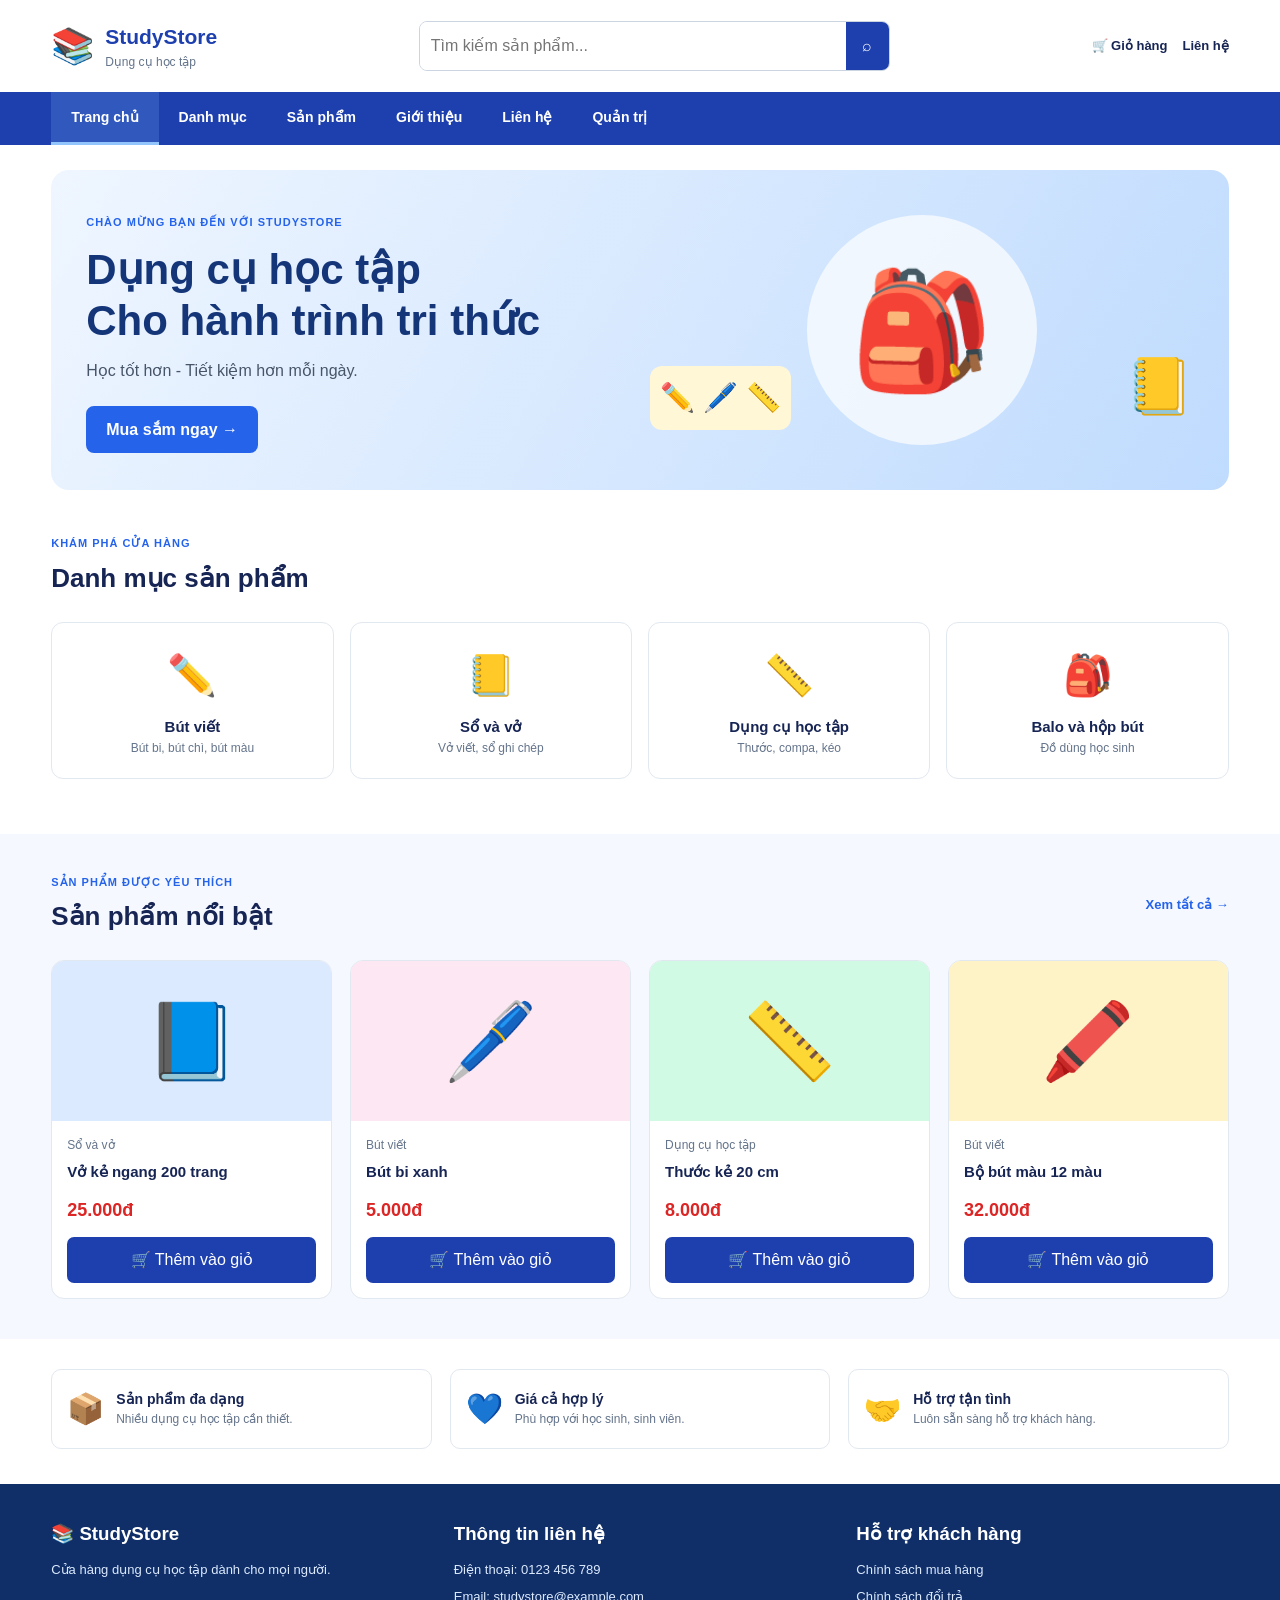
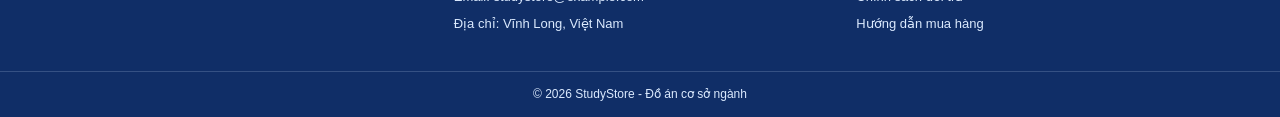
<file: index.html>
<!DOCTYPE html>
<html lang="vi">
<head>
    <meta charset="UTF-8">
    <meta name="viewport" content="width=device-width, initial-scale=1.0">
    <title>StudyStore - Dụng cụ học tập</title>
    <link rel="stylesheet" href="giaodiencuahang.css">
</head>
<body>

    <!-- PHAN DAU TRANG -->
    <header>
        <div class="header container">
            <a href="index.html" class="logo">
                <span class="logo-icon">📚</span>
                <span>
                    <strong>StudyStore</strong>
                    <small>Dụng cụ học tập</small>
                </span>
            </a>

            <form class="search">
                <input type="search" placeholder="Tìm kiếm sản phẩm...">
                <button type="submit">⌕</button>
            </form>

            <div class="header-right">
                <a href="#giohang">🛒 Giỏ hàng</a>
                <a href="#lienhe">Liên hệ</a>
            </div>
        </div>

        <!-- MENU NGANG -->
        <nav class="navbar">
            <div class="container">
                <ul>
                    <li><a class="active" href="index.html">Trang chủ</a></li>
                    <li><a href="#danhmuc">Danh mục</a></li>
                    <li><a href="#sanpham">Sản phẩm</a></li>
                    <li><a href="#gioithieu">Giới thiệu</a></li>
                    <li><a href="#lienhe">Liên hệ</a></li>
                    <li><a href="indexqt.html">Quản trị</a></li>
                </ul>
            </div>
        </nav>
    </header>

    <!-- BANNER -->
    <main>
        <section class="banner container">
            <div class="banner-content">
                <span class="label">CHÀO MỪNG BẠN ĐẾN VỚI STUDYSTORE</span>
                <h1>Dụng cụ học tập<br>Cho hành trình tri thức</h1>
                <p>Học tốt hơn - Tiết kiệm hơn mỗi ngày.</p>
                <a href="#sanpham" class="btn">Mua sắm ngay →</a>
            </div>

            <div class="banner-image">
                <div class="circle"></div>
                <span class="school-icon">🎒</span>
                <span class="pencil-icon">✏️ 🖊️ 📏</span>
                <span class="book-icon">📒</span>
            </div>
        </section>

        <!-- DANH MUC -->
        <section class="container section" id="danhmuc">
            <div class="section-title">
                <div>
                    <p class="label">KHÁM PHÁ CỬA HÀNG</p>
                    <h2>Danh mục sản phẩm</h2>
                </div>
            </div>

            <div class="category-grid">
                <a href="#sanpham" class="category">
                    <span>✏️</span>
                    <h3>Bút viết</h3>
                    <p>Bút bi, bút chì, bút màu</p>
                </a>

                <a href="#sanpham" class="category">
                    <span>📒</span>
                    <h3>Sổ và vở</h3>
                    <p>Vở viết, sổ ghi chép</p>
                </a>

                <a href="#sanpham" class="category">
                    <span>📏</span>
                    <h3>Dụng cụ học tập</h3>
                    <p>Thước, compa, kéo</p>
                </a>

                <a href="#sanpham" class="category">
                    <span>🎒</span>
                    <h3>Balo và hộp bút</h3>
                    <p>Đồ dùng học sinh</p>
                </a>
            </div>
        </section>

        <!-- SAN PHAM -->
        <section class="products-section section" id="sanpham">
            <div class="container">
                <div class="section-title">
                    <div>
                        <p class="label">SẢN PHẨM ĐƯỢC YÊU THÍCH</p>
                        <h2>Sản phẩm nổi bật</h2>
                    </div>
                    <a href="#sanpham" class="view-all">Xem tất cả →</a>
                </div>

                <div class="product-grid">
                    <article class="product-card">
                        <div class="product-image blue-bg">
                            <span>📘</span>
                        </div>
                        <div class="product-info">
                            <p class="product-type">Sổ và vở</p>
                            <h3>Vở kẻ ngang 200 trang</h3>
                            <p class="price">25.000đ</p>
                            <button type="button" class="add-cart">🛒 Thêm vào giỏ</button>
                        </div>
                    </article>

                    <article class="product-card">
                        <div class="product-image pink-bg">
                            <span>🖊️</span>
                        </div>
                        <div class="product-info">
                            <p class="product-type">Bút viết</p>
                            <h3>Bút bi xanh</h3>
                            <p class="price">5.000đ</p>
                            <button type="button" class="add-cart">🛒 Thêm vào giỏ</button>
                        </div>
                    </article>

                    <article class="product-card">
                        <div class="product-image green-bg">
                            <span>📏</span>
                        </div>
                        <div class="product-info">
                            <p class="product-type">Dụng cụ học tập</p>
                            <h3>Thước kẻ 20 cm</h3>
                            <p class="price">8.000đ</p>
                            <button type="button" class="add-cart">🛒 Thêm vào giỏ</button>
                        </div>
                    </article>

                    <article class="product-card">
                        <div class="product-image yellow-bg">
                            <span>🖍️</span>
                        </div>
                        <div class="product-info">
                            <p class="product-type">Bút viết</p>
                            <h3>Bộ bút màu 12 màu</h3>
                            <p class="price">32.000đ</p>
                            <button type="button" class="add-cart">🛒 Thêm vào giỏ</button>
                        </div>
                    </article>
                </div>
            </div>
        </section>

        <!-- GIOI THIEU -->
        <section class="container benefits" id="gioithieu">
            <div>
                <span>📦</span>
                <div>
                    <h3>Sản phẩm đa dạng</h3>
                    <p>Nhiều dụng cụ học tập cần thiết.</p>
                </div>
            </div>

            <div>
                <span>💙</span>
                <div>
                    <h3>Giá cả hợp lý</h3>
                    <p>Phù hợp với học sinh, sinh viên.</p>
                </div>
            </div>

            <div>
                <span>🤝</span>
                <div>
                    <h3>Hỗ trợ tận tình</h3>
                    <p>Luôn sẵn sàng hỗ trợ khách hàng.</p>
                </div>
            </div>
        </section>
    </main>

    <!-- CHAN TRANG -->
    <footer id="lienhe">
        <div class="container footer-grid">
            <div>
                <h3>📚 StudyStore</h3>
                <p>Cửa hàng dụng cụ học tập dành cho mọi người.</p>
            </div>

            <div>
                <h3>Thông tin liên hệ</h3>
                <p>Điện thoại: 0123 456 789</p>
                <p>Email: studystore@example.com</p>
                <p>Địa chỉ: Vĩnh Long, Việt Nam</p>
            </div>

            <div>
                <h3>Hỗ trợ khách hàng</h3>
                <p>Chính sách mua hàng</p>
                <p>Chính sách đổi trả</p>
                <p>Hướng dẫn mua hàng</p>
            </div>
        </div>

        <div class="copyright">
            © 2026 StudyStore - Đồ án cơ sở ngành
        </div>
    </footer>

</body>
</html>
</file>
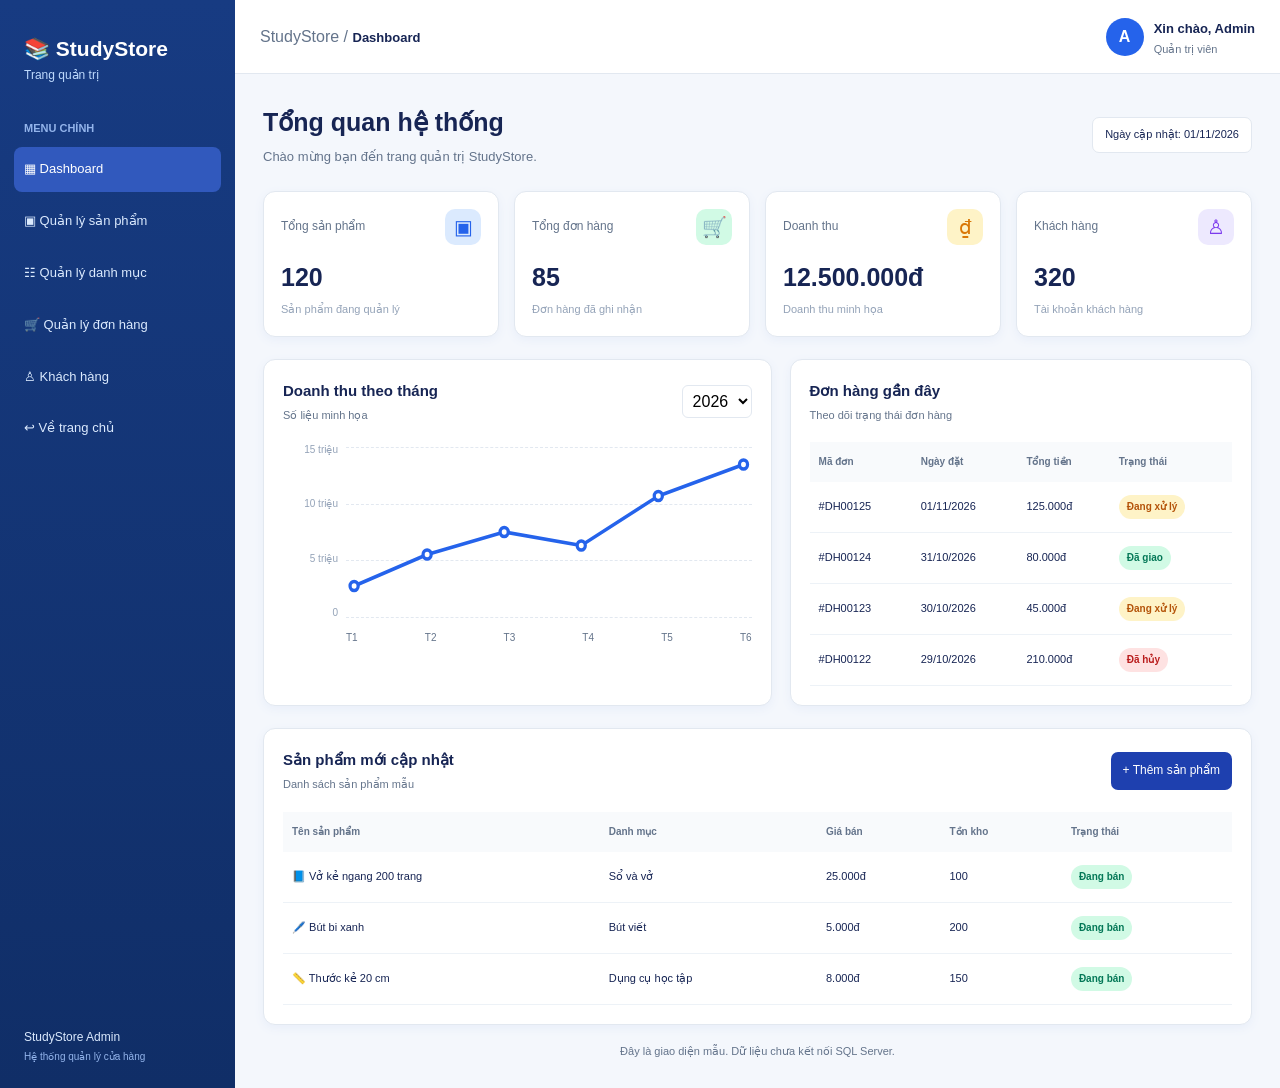
<file: indexqt.html>
<!DOCTYPE html>
<html lang="vi">
<head>
    <meta charset="UTF-8">
    <meta name="viewport" content="width=device-width, initial-scale=1.0">
    <title>Quản trị StudyStore</title>
    <link rel="stylesheet" href="giaodiencuahang.css">
</head>
<body class="admin-body">

    <div class="admin-layout">

        <!-- MENU BEN TRAI -->
        <aside class="sidebar">
            <a href="index.html" class="admin-logo">
                📚 StudyStore
                <small>Trang quản trị</small>
            </a>

            <p class="menu-title">MENU CHÍNH</p>

            <nav class="sidebar-menu">
                <a class="selected" href="admin.html">▦ Dashboard</a>
                <a href="#quanlysanpham">▣ Quản lý sản phẩm</a>
                <a href="#quanlydanhmuc">☷ Quản lý danh mục</a>
                <a href="#donhang">🛒 Quản lý đơn hàng</a>
                <a href="#khachhang">♙ Khách hàng</a>
                <a href="index.html">↩ Về trang chủ</a>
            </nav>

            <div class="sidebar-bottom">
                <p>StudyStore Admin</p>
                <small>Hệ thống quản lý cửa hàng</small>
            </div>
        </aside>

        <!-- NOI DUNG CHINH -->
        <main class="admin-main">

            <header class="admin-header">
                <div>
                    <span class="muted">StudyStore /</span>
                    <strong>Dashboard</strong>
                </div>

                <div class="admin-profile">
                    <span class="avatar">A</span>
                    <div>
                        <strong>Xin chào, Admin</strong>
                        <small>Quản trị viên</small>
                    </div>
                </div>
            </header>

            <section class="dashboard-content">

                <div class="dashboard-title">
                    <div>
                        <h1>Tổng quan hệ thống</h1>
                        <p>Chào mừng bạn đến trang quản trị StudyStore.</p>
                    </div>
                    <span class="date">Ngày cập nhật: 01/11/2026</span>
                </div>

                <!-- CAC THE THONG KE -->
                <div class="stats-grid">

                    <div class="stat-card">
                        <div class="stat-heading">
                            <span>Tổng sản phẩm</span>
                            <span class="stat-icon icon-blue">▣</span>
                        </div>
                        <h2>120</h2>
                        <p>Sản phẩm đang quản lý</p>
                    </div>

                    <div class="stat-card">
                        <div class="stat-heading">
                            <span>Tổng đơn hàng</span>
                            <span class="stat-icon icon-green">🛒</span>
                        </div>
                        <h2>85</h2>
                        <p>Đơn hàng đã ghi nhận</p>
                    </div>

                    <div class="stat-card">
                        <div class="stat-heading">
                            <span>Doanh thu</span>
                            <span class="stat-icon icon-yellow">₫</span>
                        </div>
                        <h2>12.500.000đ</h2>
                        <p>Doanh thu minh họa</p>
                    </div>

                    <div class="stat-card">
                        <div class="stat-heading">
                            <span>Khách hàng</span>
                            <span class="stat-icon icon-purple">♙</span>
                        </div>
                        <h2>320</h2>
                        <p>Tài khoản khách hàng</p>
                    </div>

                </div>

                <!-- BIEU DO DOANH THU -->
                <div class="admin-panels">

                    <section class="panel">
                        <div class="panel-heading">
                            <div>
                                <h2>Doanh thu theo tháng</h2>
                                <p>Số liệu minh họa</p>
                            </div>
                            <select aria-label="Chọn năm">
                                <option>2026</option>
                                <option>2025</option>
                            </select>
                        </div>

                        <div class="chart">
                            <div class="chart-labels">
                                <span>15 triệu</span>
                                <span>10 triệu</span>
                                <span>5 triệu</span>
                                <span>0</span>
                            </div>

                            <div class="chart-content">
                                <div class="chart-lines">
                                    <span></span>
                                    <span></span>
                                    <span></span>
                                    <span></span>
                                </div>

                                <svg viewBox="0 0 500 200"
                                     preserveAspectRatio="none"
                                     role="img"
                                     aria-label="Biểu đồ doanh thu mẫu">
                                    <polyline
                                        points="10,160 100,125 195,100 290,115 385,60 490,25"
                                        fill="none"
                                        stroke="#2563eb"
                                        stroke-width="4"
                                        stroke-linecap="round"
                                        stroke-linejoin="round"/>
                                    <g fill="#ffffff" stroke="#2563eb" stroke-width="4">
                                        <circle cx="10" cy="160" r="5"/>
                                        <circle cx="100" cy="125" r="5"/>
                                        <circle cx="195" cy="100" r="5"/>
                                        <circle cx="290" cy="115" r="5"/>
                                        <circle cx="385" cy="60" r="5"/>
                                        <circle cx="490" cy="25" r="5"/>
                                    </g>
                                </svg>

                                <div class="chart-months">
                                    <span>T1</span>
                                    <span>T2</span>
                                    <span>T3</span>
                                    <span>T4</span>
                                    <span>T5</span>
                                    <span>T6</span>
                                </div>
                            </div>
                        </div>
                    </section>

                    <!-- DON HANG GAN DAY -->
                    <section class="panel" id="donhang">
                        <div class="panel-heading">
                            <div>
                                <h2>Đơn hàng gần đây</h2>
                                <p>Theo dõi trạng thái đơn hàng</p>
                            </div>
                        </div>

                        <div class="table-scroll">
                            <table>
                                <thead>
                                    <tr>
                                        <th>Mã đơn</th>
                                        <th>Ngày đặt</th>
                                        <th>Tổng tiền</th>
                                        <th>Trạng thái</th>
                                    </tr>
                                </thead>

                                <tbody>
                                    <tr>
                                        <td>#DH00125</td>
                                        <td>01/11/2026</td>
                                        <td>125.000đ</td>
                                        <td><span class="status pending">Đang xử lý</span></td>
                                    </tr>
                                    <tr>
                                        <td>#DH00124</td>
                                        <td>31/10/2026</td>
                                        <td>80.000đ</td>
                                        <td><span class="status completed">Đã giao</span></td>
                                    </tr>
                                    <tr>
                                        <td>#DH00123</td>
                                        <td>30/10/2026</td>
                                        <td>45.000đ</td>
                                        <td><span class="status pending">Đang xử lý</span></td>
                                    </tr>
                                    <tr>
                                        <td>#DH00122</td>
                                        <td>29/10/2026</td>
                                        <td>210.000đ</td>
                                        <td><span class="status cancelled">Đã hủy</span></td>
                                    </tr>
                                </tbody>
                            </table>
                        </div>
                    </section>
                </div>

                <!-- BANG SAN PHAM -->
                <section class="panel product-management" id="quanlysanpham">
                    <div class="panel-heading">
                        <div>
                            <h2>Sản phẩm mới cập nhật</h2>
                            <p>Danh sách sản phẩm mẫu</p>
                        </div>
                        <button class="admin-button" type="button">
                            + Thêm sản phẩm
                        </button>
                    </div>

                    <div class="table-scroll">
                        <table>
                            <thead>
                                <tr>
                                    <th>Tên sản phẩm</th>
                                    <th>Danh mục</th>
                                    <th>Giá bán</th>
                                    <th>Tồn kho</th>
                                    <th>Trạng thái</th>
                                </tr>
                            </thead>

                            <tbody>
                                <tr>
                                    <td>📘 Vở kẻ ngang 200 trang</td>
                                    <td>Sổ và vở</td>
                                    <td>25.000đ</td>
                                    <td>100</td>
                                    <td><span class="status completed">Đang bán</span></td>
                                </tr>
                                <tr>
                                    <td>🖊️ Bút bi xanh</td>
                                    <td>Bút viết</td>
                                    <td>5.000đ</td>
                                    <td>200</td>
                                    <td><span class="status completed">Đang bán</span></td>
                                </tr>
                                <tr>
                                    <td>📏 Thước kẻ 20 cm</td>
                                    <td>Dụng cụ học tập</td>
                                    <td>8.000đ</td>
                                    <td>150</td>
                                    <td><span class="status completed">Đang bán</span></td>
                                </tr>
                            </tbody>
                        </table>
                    </div>
                </section>

                <p class="admin-note">
                    Đây là giao diện mẫu. Dữ liệu chưa kết nối SQL Server.
                </p>

            </section>
        </main>
    </div>

</body>
</html>
</file>
<file: giaodiencuahang.css>
/* =========================
   1. CAU HINH CHUNG
========================= */
:root {
    --xanh: #1e40af;
    --xanh-dam: #153579;
    --xanh-nhat: #dbeafe;
    --chu: #172554;
    --vien: #e2e8f0;
    --nen: #f5f8ff;
    --trang: #ffffff;
    --xam: #64748b;
}

/* Giao diện cửa hàng phiên bản HTML */
* {
    box-sizing: border-box;
    margin: 0;
    padding: 0;
}

html {
    scroll-behavior: smooth;
}

body {
    font-family: Arial, sans-serif;
    color: var(--chu);
    line-height: 1.6;
    background: var(--trang);
}

a {
    text-decoration: none;
    color: inherit;
}

button, input, select {
    font: inherit;
}

.container {
    width: 92%;
    max-width: 1200px;
    margin: auto;
}

/* =========================
   2. HEADER
========================= */
.header {
    display: flex;
    align-items: center;
    justify-content: space-between;
    gap: 20px;
    padding-top: 18px;
    padding-bottom: 18px;
}

.logo {
    display: flex;
    align-items: center;
    gap: 10px;
    color: var(--xanh);
}

.logo-icon {
    font-size: 35px;
}

.logo strong {
    display: block;
    font-size: 21px;
}

.logo small {
    display: block;
    color: var(--xam);
    font-size: 12px;
}

.search {
    display: flex;
    width: 40%;
    border: 1px solid #cbd5e1;
    border-radius: 8px;
    overflow: hidden;
}

.search input {
    width: 100%;
    min-width: 0;
    padding: 11px;
    border: none;
    outline: none;
}

.search button {
    width: 48px;
    border: none;
    color: white;
    background: var(--xanh);
    cursor: pointer;
}

.header-right {
    display: flex;
    gap: 15px;
    font-size: 13px;
    font-weight: bold;
}

.header-right a:hover {
    color: #2563eb;
}

/* =========================
   3. MENU NGANG
========================= */
.navbar {
    background: var(--xanh);
}

.navbar ul {
    display: flex;
    align-items: center;
    list-style: none;
    flex-wrap: wrap;
}

.navbar a {
    display: block;
    padding: 14px 20px;
    color: white;
    font-weight: bold;
    font-size: 14px;
    border-bottom: 3px solid transparent;
    transition: 0.3s;
}

.navbar a:hover,
.navbar a.active {
    background: #3159bd;
    border-bottom-color: #93c5fd;
}

/* =========================
   4. BANNER
========================= */
.banner {
    display: grid;
    grid-template-columns: 1fr 1fr;
    align-items: center;
    gap: 20px;
    margin-top: 25px;
    padding: 35px;
    min-height: 320px;
    border-radius: 18px;
    background: linear-gradient(120deg, #eff6ff, #bfdbfe);
    overflow: hidden;
}

.label {
    color: #2563eb;
    font-size: 11px;
    font-weight: bold;
    letter-spacing: 1px;
}

.banner h1 {
    margin: 12px 0;
    color: var(--xanh-dam);
    font-size: clamp(28px, 3.3vw, 42px);
    line-height: 1.2;
}

.banner-content > p {
    margin-bottom: 22px;
    color: #475569;
}

.btn {
    display: inline-block;
    padding: 11px 20px;
    border-radius: 8px;
    color: white;
    background: #2563eb;
    font-weight: bold;
}

.btn:hover {
    background: var(--xanh-dam);
}

.banner-image {
    position: relative;
    min-height: 230px;
    display: flex;
    align-items: center;
    justify-content: center;
}

.circle {
    position: absolute;
    width: 230px;
    height: 230px;
    border-radius: 50%;
    background: rgba(255,255,255,.7);
}

.school-icon {
    position: relative;
    z-index: 1;
    font-size: 115px;
}

.pencil-icon {
    position: absolute;
    left: 0;
    bottom: 15px;
    padding: 10px;
    border-radius: 12px;
    background: #fff7d6;
    font-size: 28px;
}

.book-icon {
    position: absolute;
    right: 0;
    bottom: 15px;
    font-size: 55px;
}

/* =========================
   5. CAC KHU VUC
========================= */
.section {
    padding-top: 45px;
    padding-bottom: 20px;
}

.section-title {
    display: flex;
    justify-content: space-between;
    align-items: center;
    gap: 15px;
    margin-bottom: 22px;
}

.section-title h2 {
    margin-top: 5px;
    font-size: 26px;
}

.view-all {
    color: #2563eb;
    font-weight: bold;
    font-size: 13px;
}

.view-all:hover {
    text-decoration: underline;
}

/* Danh muc */
.category-grid {
    display: grid;
    grid-template-columns: repeat(4, 1fr);
    gap: 16px;
}

.category {
    padding: 20px 12px;
    text-align: center;
    border: 1px solid var(--vien);
    border-radius: 12px;
    background: white;
    transition: .25s;
}

.category:hover {
    transform: translateY(-4px);
    box-shadow: 0 5px 18px #dbeafe;
    border-color: #93c5fd;
}

.category span {
    font-size: 40px;
}

.category h3 {
    margin-top: 8px;
    font-size: 15px;
}

.category p {
    color: var(--xam);
    font-size: 12px;
}

/* =========================
   6. SAN PHAM
========================= */
.products-section {
    margin-top: 35px;
    padding: 40px 0;
    background: var(--nen);
}

.product-grid {
    display: grid;
    grid-template-columns: repeat(4, 1fr);
    gap: 18px;
}

.product-card {
    overflow: hidden;
    border: 1px solid var(--vien);
    border-radius: 13px;
    background: white;
    transition: .25s;
}

.product-card:hover {
    transform: translateY(-4px);
    box-shadow: 0 6px 20px #dbeafe;
}

.product-image {
    min-height: 160px;
    display: flex;
    justify-content: center;
    align-items: center;
}

.product-image span {
    font-size: 75px;
}

.blue-bg {
    background: #dbeafe;
}

.pink-bg {
    background: #fce7f3;
}

.green-bg {
    background: #d1fae5;
}

.yellow-bg {
    background: #fef3c7;
}

.product-info {
    padding: 15px;
}

.product-type {
    color: var(--xam);
    font-size: 12px;
}

.product-info h3 {
    margin: 5px 0;
    font-size: 15px;
}

.price {
    margin: 12px 0;
    color: #dc2626;
    font-size: 18px;
    font-weight: bold;
}

.add-cart {
    width: 100%;
    padding: 10px;
    border: none;
    border-radius: 7px;
    color: white;
    background: var(--xanh);
    cursor: pointer;
}

.add-cart:hover {
    background: #2563eb;
}

/* =========================
   7. LOI ICH VA FOOTER
========================= */
.benefits {
    display: grid;
    grid-template-columns: repeat(3, 1fr);
    gap: 18px;
    padding-top: 30px;
    padding-bottom: 35px;
}

.benefits > div {
    display: flex;
    align-items: center;
    gap: 12px;
    padding: 15px;
    border: 1px solid var(--vien);
    border-radius: 10px;
}

.benefits > div > span {
    font-size: 30px;
}

.benefits h3 {
    font-size: 14px;
}

.benefits p {
    color: var(--xam);
    font-size: 12px;
}

footer {
    color: #dbeafe;
    background: #102e67;
}

.footer-grid {
    display: grid;
    grid-template-columns: repeat(3, 1fr);
    gap: 30px;
    padding-top: 35px;
    padding-bottom: 30px;
}

.footer-grid h3 {
    margin-bottom: 12px;
    color: white;
}

.footer-grid p {
    margin: 6px 0;
    font-size: 13px;
}

.copyright {
    padding: 13px;
    border-top: 1px solid #355184;
    text-align: center;
    font-size: 12px;
}

/* ==================================================
   8. GIAO DIEN QUAN TRI
================================================== */
.admin-body {
    min-height: 100vh;
    background: #f4f7fc;
}

.admin-layout {
    display: grid;
    grid-template-columns: 235px minmax(0, 1fr);
    min-height: 100vh;
}

/* Menu trai */
.sidebar {
    display: flex;
    flex-direction: column;
    padding: 22px 14px;
    color: white;
    background: linear-gradient(180deg, #173b82, #102e67);
}

.admin-logo {
    display: block;
    padding: 10px;
    color: white;
    font-size: 21px;
    font-weight: bold;
}

.admin-logo small {
    display: block;
    color: #bfdbfe;
    font-size: 12px;
    font-weight: normal;
}

.menu-title {
    margin: 25px 10px 10px;
    color: #93b4eb;
    font-size: 11px;
    font-weight: bold;
}

.sidebar-menu {
    display: grid;
    gap: 7px;
}

.sidebar-menu a {
    padding: 12px 10px;
    border-radius: 8px;
    color: #dbeafe;
    font-size: 13px;
}

.sidebar-menu a:hover,
.sidebar-menu a.selected {
    color: white;
    background: #3159bd;
}

.sidebar-bottom {
    margin-top: auto;
    padding: 15px 10px 0;
    color: #dbeafe;
    font-size: 12px;
}

.sidebar-bottom small {
    color: #93b4eb;
}

/* Header quan tri */
.admin-main {
    min-width: 0;
}

.admin-header {
    min-height: 72px;
    display: flex;
    align-items: center;
    justify-content: space-between;
    gap: 15px;
    padding: 15px 25px;
    border-bottom: 1px solid var(--vien);
    background: white;
}

.admin-header strong {
    font-size: 13px;
}

.muted {
    color: var(--xam);
}

.admin-profile {
    display: flex;
    align-items: center;
    gap: 10px;
}

.avatar {
    width: 38px;
    height: 38px;
    display: grid;
    place-items: center;
    border-radius: 50%;
    color: white;
    background: #2563eb;
    font-weight: bold;
}

.admin-profile small {
    display: block;
    color: var(--xam);
    font-size: 11px;
}

/* Noi dung dashboard */
.dashboard-content {
    padding: 28px;
}

.dashboard-title {
    display: flex;
    align-items: center;
    justify-content: space-between;
    gap: 15px;
    margin-bottom: 23px;
}

.dashboard-title h1 {
    font-size: 25px;
}

.dashboard-title p {
    margin-top: 5px;
    color: var(--xam);
    font-size: 13px;
}

.date {
    padding: 8px 12px;
    border: 1px solid var(--vien);
    border-radius: 7px;
    background: white;
    font-size: 11px;
}

/* Cac the thong ke */
.stats-grid {
    display: grid;
    grid-template-columns: repeat(4, minmax(0, 1fr));
    gap: 15px;
    margin-bottom: 22px;
}

.stat-card {
    min-width: 0;
    padding: 17px;
    border: 1px solid var(--vien);
    border-radius: 12px;
    background: white;
    box-shadow: 0 3px 10px #e8eef9;
}

.stat-heading {
    display: flex;
    justify-content: space-between;
    align-items: center;
    gap: 5px;
    color: var(--xam);
    font-size: 12px;
}

.stat-icon {
    width: 36px;
    height: 36px;
    display: grid;
    place-items: center;
    border-radius: 10px;
    font-size: 20px;
}

.icon-blue {
    color: #2563eb;
    background: #dbeafe;
}

.icon-green {
    color: #059669;
    background: #d1fae5;
}

.icon-yellow {
    color: #d97706;
    background: #fef3c7;
}

.icon-purple {
    color: #7c3aed;
    background: #ede9fe;
}

.stat-card h2 {
    margin: 12px 0 4px;
    font-size: clamp(18px, 2vw, 25px);
    overflow-wrap: anywhere;
}

.stat-card p {
    color: #94a3b8;
    font-size: 11px;
}

/* Bieu do va bang */
.admin-panels {
    display: grid;
    grid-template-columns: 1.1fr 1fr;
    gap: 18px;
    margin-bottom: 22px;
}

.panel {
    min-width: 0;
    padding: 19px;
    border: 1px solid var(--vien);
    border-radius: 12px;
    background: white;
    box-shadow: 0 3px 10px #e8eef9;
}

.panel-heading {
    display: flex;
    justify-content: space-between;
    align-items: center;
    gap: 10px;
    margin-bottom: 18px;
}

.panel-heading h2 {
    font-size: 15px;
}

.panel-heading p {
    margin-top: 4px;
    color: var(--xam);
    font-size: 11px;
}

.panel-heading select {
    padding: 6px;
    border: 1px solid var(--vien);
    border-radius: 6px;
    background: white;
}

/* Bieu do SVG */
.chart {
    display: grid;
    grid-template-columns: 55px minmax(0, 1fr);
    gap: 8px;
}

.chart-labels {
    display: flex;
    flex-direction: column;
    justify-content: space-between;
    padding-bottom: 25px;
    color: #94a3b8;
    font-size: 10px;
    text-align: right;
}

.chart-content {
    position: relative;
    min-width: 0;
}

.chart-content svg {
    position: relative;
    z-index: 1;
    width: 100%;
    height: 180px;
}

.chart-lines {
    position: absolute;
    inset: 5px 0 28px;
    display: flex;
    flex-direction: column;
    justify-content: space-between;
}

.chart-lines span {
    border-top: 1px dashed var(--vien);
}

.chart-months {
    display: flex;
    justify-content: space-between;
    color: var(--xam);
    font-size: 10px;
}

/* Bang du lieu */
.table-scroll {
    width: 100%;
    overflow-x: auto;
}

table {
    width: 100%;
    border-collapse: collapse;
    text-align: left;
    white-space: nowrap;
}

th {
    padding: 12px 9px;
    color: var(--xam);
    background: #f8fafc;
    font-size: 10px;
}

td {
    padding: 13px 9px;
    border-bottom: 1px solid #edf2f7;
    font-size: 11px;
}

tbody tr:hover {
    background: #f8fbff;
}

.status {
    display: inline-block;
    padding: 4px 8px;
    border-radius: 20px;
    font-size: 10px;
    font-weight: bold;
}

.pending {
    color: #b45309;
    background: #fef3c7;
}

.completed {
    color: #047857;
    background: #d1fae5;
}

.cancelled {
    color: #b91c1c;
    background: #fee2e2;
}

.admin-button {
    padding: 9px 12px;
    border: none;
    border-radius: 7px;
    color: white;
    background: var(--xanh);
    font-size: 12px;
    cursor: pointer;
}

.admin-button:hover {
    background: #2563eb;
}

.admin-note {
    margin-top: 18px;
    color: var(--xam);
    text-align: center;
    font-size: 11px;
}

/* =========================
   9. RESPONSIVE
   Cho dien thoai va tablet
========================= */
@media (max-width: 1000px) {
    .category-grid,
    .product-grid {
        grid-template-columns: repeat(2, 1fr);
    }

    .stats-grid {
        grid-template-columns: repeat(2, 1fr);
    }

    .admin-panels {
        grid-template-columns: 1fr;
    }
}

@media (max-width: 650px) {
    .header {
        flex-wrap: wrap;
    }

    .search {
        order: 3;
        width: 100%;
    }

    .header-right {
        font-size: 11px;
    }

    .navbar .container {
        width: 100%;
    }

    .navbar ul {
        overflow-x: auto;
        flex-wrap: nowrap;
    }

    .navbar a {
        padding: 12px;
        white-space: nowrap;
        font-size: 12px;
    }

    .banner {
        grid-template-columns: 1fr;
        padding: 25px;
    }

    .banner h1 {
        font-size: 29px;
    }

    .banner-image {
        min-height: 180px;
    }

    .school-icon {
        font-size: 90px;
    }

    .circle {
        width: 175px;
        height: 175px;
    }

    .category-grid,
    .product-grid {
        gap: 10px;
    }

    .category {
        padding: 12px 5px;
    }

    .category h3 {
        font-size: 12px;
    }

    .category p {
        font-size: 10px;
    }

    .product-image {
        min-height: 120px;
    }

    .product-image span {
        font-size: 58px;
    }

    .product-info {
        padding: 10px;
    }

    .product-info h3 {
        font-size: 13px;
    }

    .add-cart {
        font-size: 11px;
    }

    .benefits,
    .footer-grid {
        grid-template-columns: 1fr;
    }

    .admin-layout {
        grid-template-columns: 1fr;
    }

    .sidebar {
        padding: 12px;
    }

    .menu-title,
    .sidebar-bottom {
        display: none;
    }

    .sidebar-menu {
        display: flex;
        overflow-x: auto;
    }

    .sidebar-menu a {
        flex-shrink: 0;
        font-size: 11px;
    }

    .admin-header {
        padding: 13px;
    }

    .dashboard-content {
        padding: 16px 12px;
    }

    .dashboard-title {
        align-items: flex-start;
        flex-direction: column;
    }

    .dashboard-title h1 {
        font-size: 21px;
    }

    .stats-grid {
        gap: 9px;
    }

    .stat-card {
        padding: 12px;
    }

    .stat-card h2 {
        font-size: 18px;
    }

    .panel {
        padding: 12px;
    }

    .chart-content svg {
        height: 140px;
    }
}
</file>
